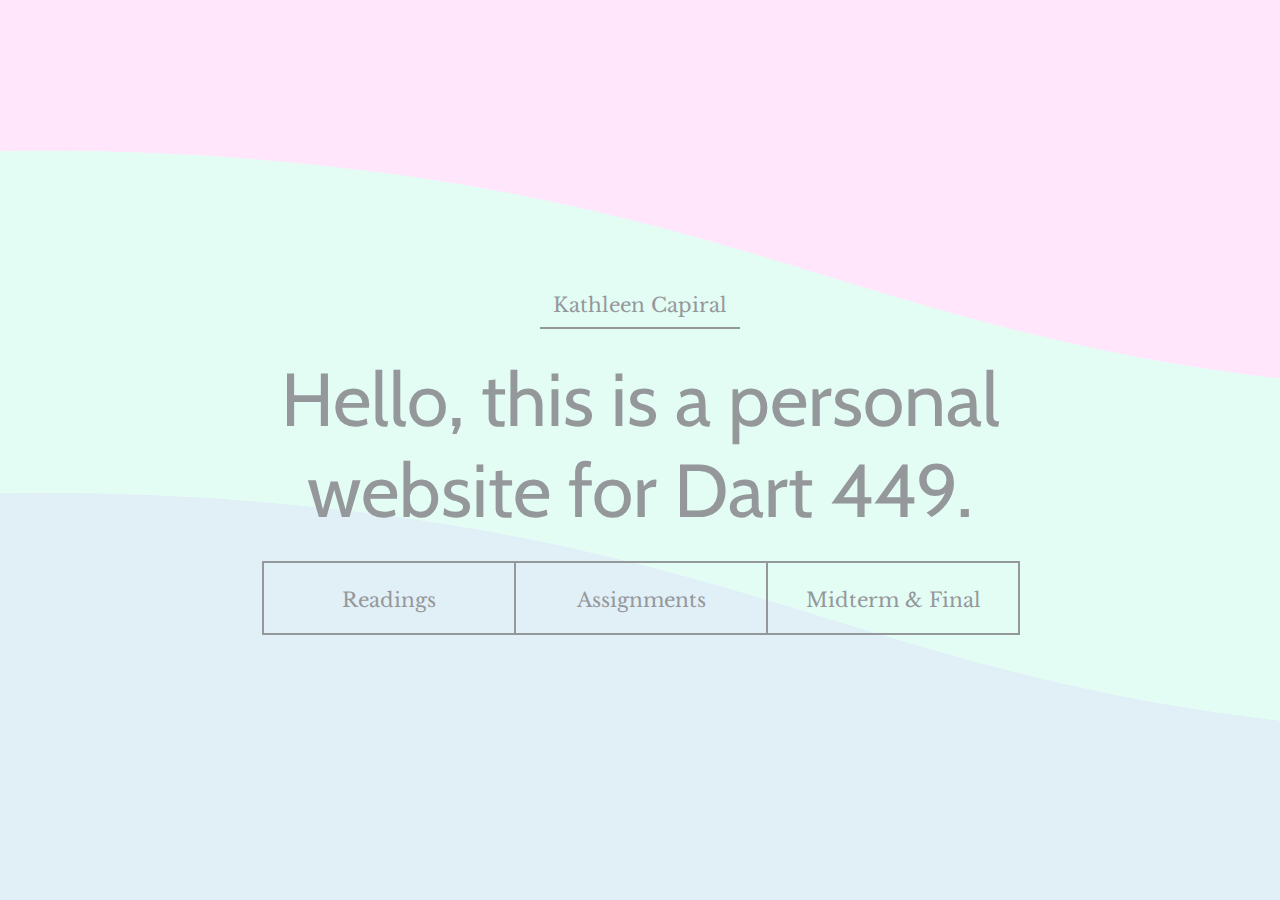
<file: index.html>
<!doctype html>
<html>
<head>
<meta charset="UTF-8">
<meta name="viewport" content="width=device-width, initial-scale=1">
<link href="css/index.css" rel="stylesheet" type="text/css">
<link href="https://fonts.googleapis.com/css?family=Cabin:700|Libre+Baskerville|Lora|Muli:800|PT+Sans:700|Rubik:700" rel="stylesheet">
<title>Personal Website</title>
</head>

<body>
	<wrapper>
	<section id="title">
		<article class="name">Kathleen Capiral</article>
		<item class="underline"></item>
	</section>
	<section id="statement">
		Hello, <br>this is a personal <br>website for <br> Dart 449.
	</section>
	<section id="nav">
		<nav-box><a class="box-1" href="html/readings.html">Readings</a></nav-box>
		<nav-box><a class="box-2" href="html/assignments.html">Assignments</a></nav-box>
		<nav-box><a class="box-3" href="html/midterm-final.html">Midterm & Final</a></nav-box>

	</section>
	</wrapper>
</body>
</html>
</file>
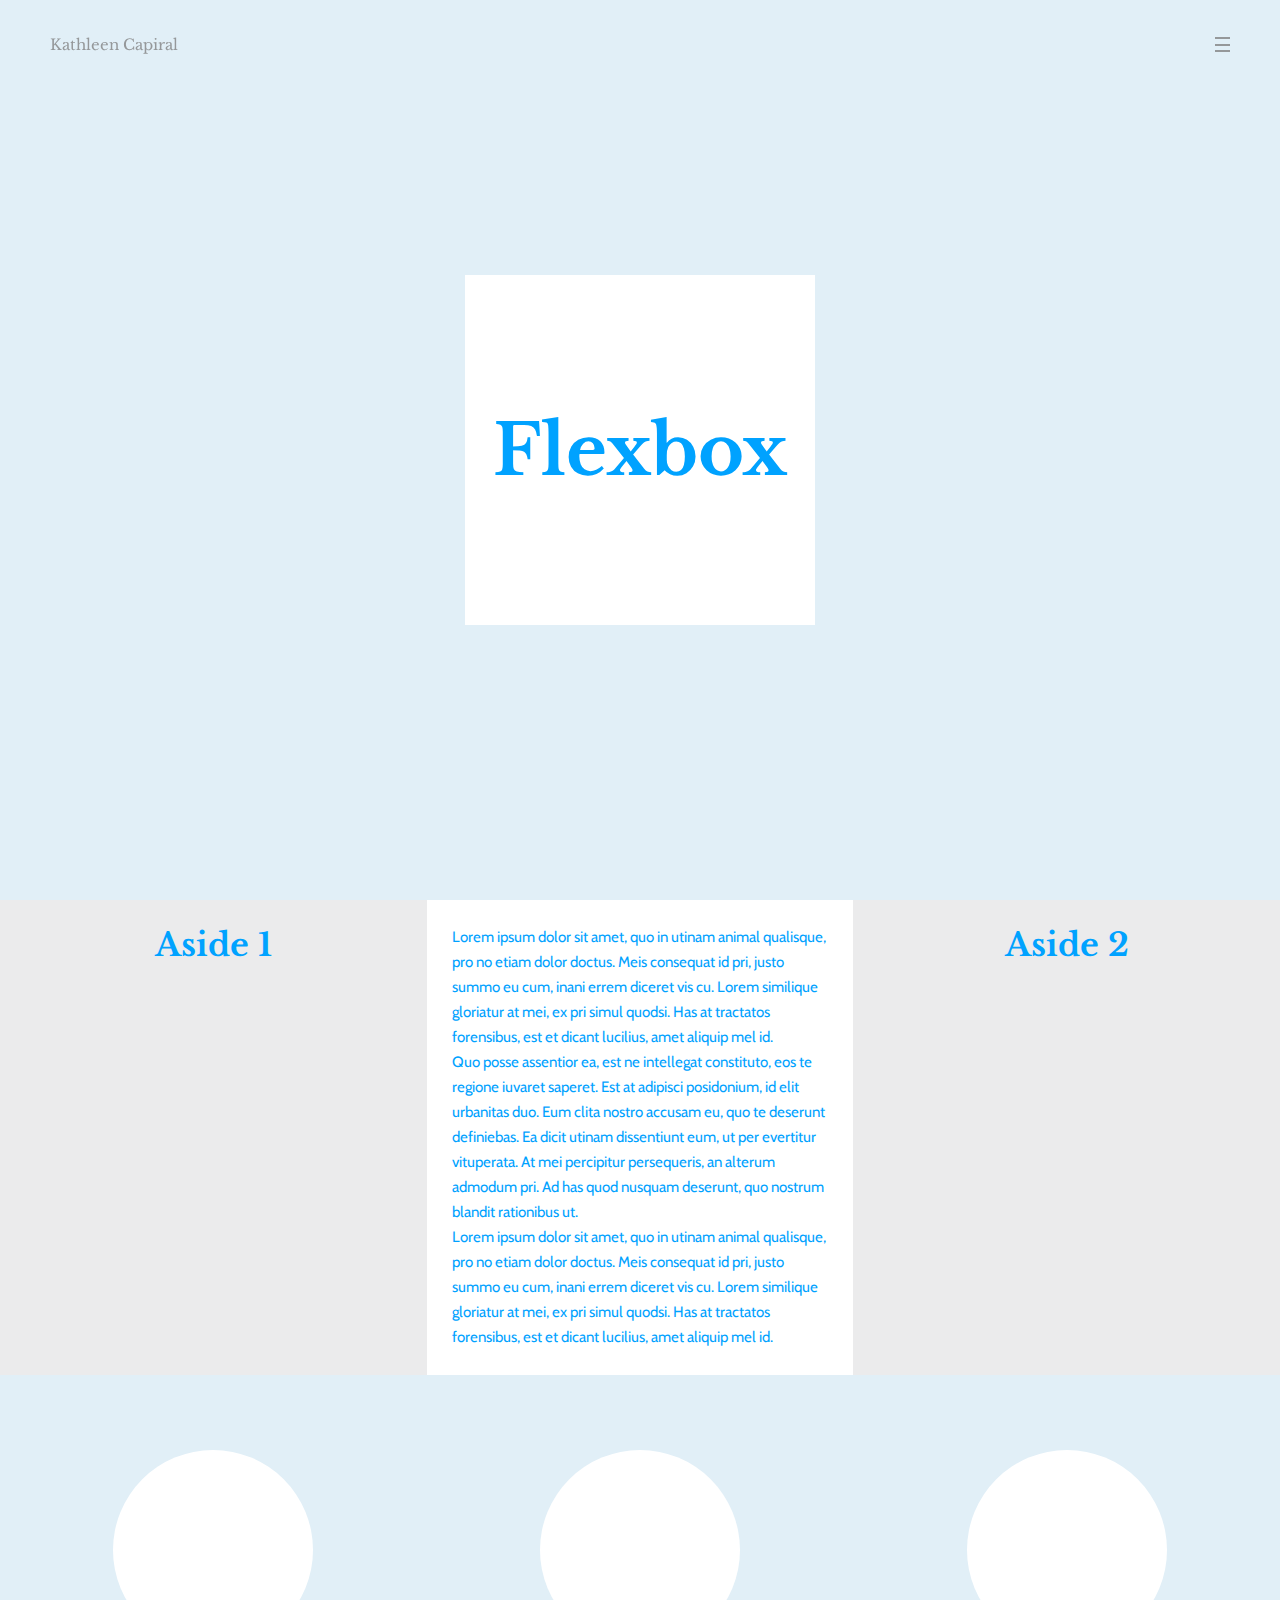
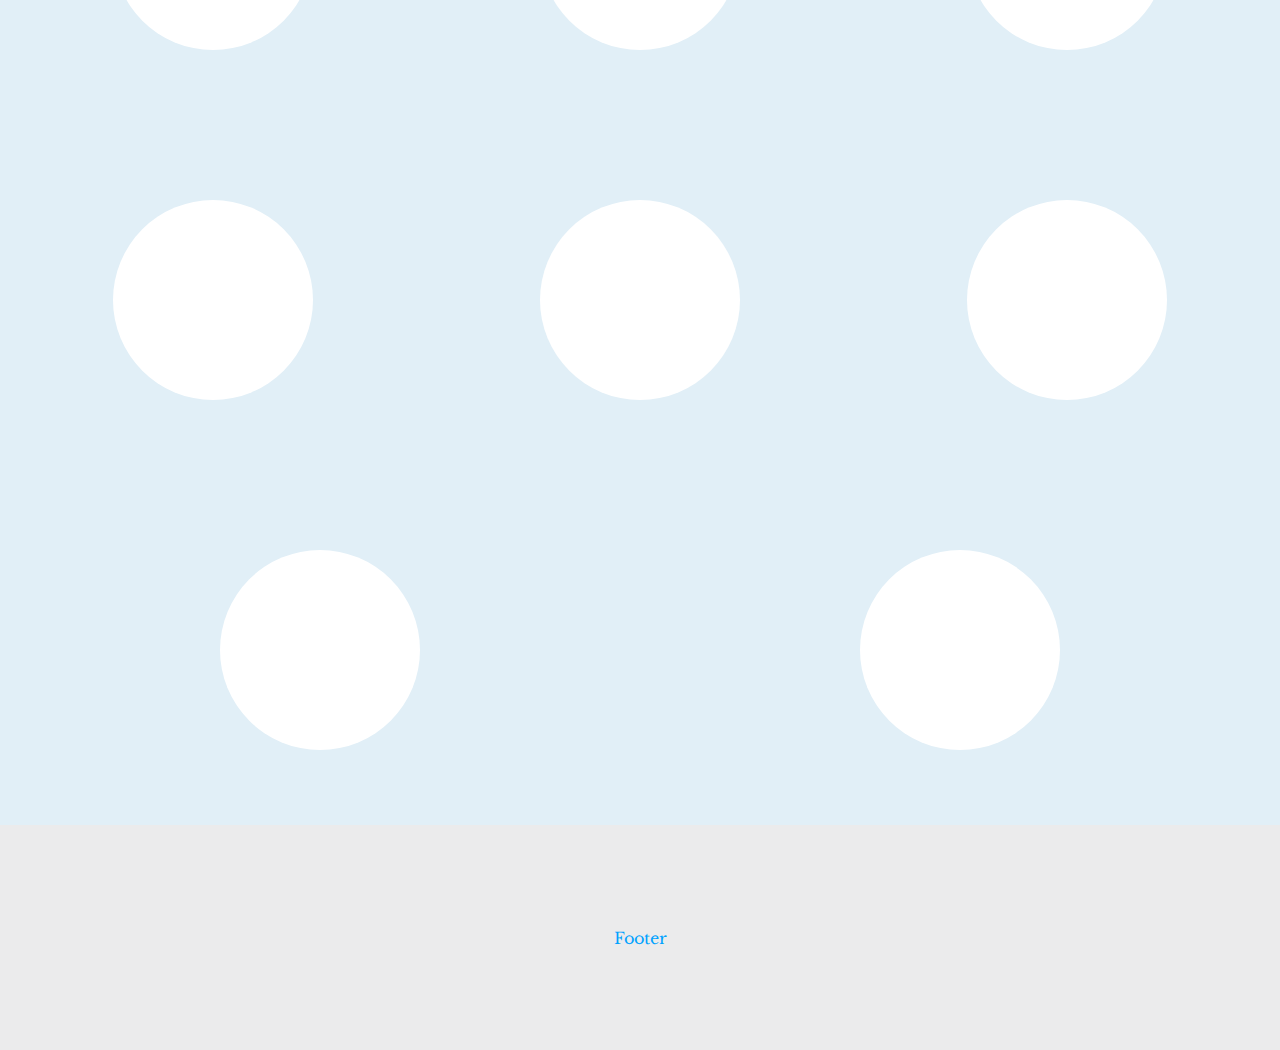
<file: html/flexbox.html>
<!doctype html>
<html>
<head>
<meta charset="UTF-8">
<meta name="viewport" content="width=device-width, initial-scale=1">
<link href="../css/flexbox.css" rel="stylesheet" type="text/css">
<link href="../css/nav.css" rel="stylesheet" type="text/css">
<link href="https://fonts.googleapis.com/css?family=Cabin:400,700|Libre+Baskerville|Lora|Muli:800|PT+Sans:700|Rubik:700" rel="stylesheet">
<title>Flexbox</title>
</head>

<body>
	<header>
		<div id="logo">
			<a href="../index.html">Kathleen Capiral</a>
		</div>
		<input id="burger" type="checkbox" />
		<label for="burger">
			<span></span>
			<span></span>
			<span></span>
		</label>
		<nav>    
		  <ul>
			<li><a href="readings.html">Readings</a></li>
			<li><a href="assignments.html">Assignments</a></li>
			<li><a href="html/midterm-final.html">Midterm & Final</a></li>
		  </ul>  
		</nav>
	</header>
	<section id="section1">
		<article id="section1-article">
			<h1>Flexbox</h1>
		</article>
	</section>	
	<section id="section2">
		<aside class="aside aside1"><h1>Aside 1</h1></aside>
		<article class="main">
			<p>Lorem ipsum dolor sit amet, quo in utinam animal qualisque, pro no etiam dolor doctus. Meis consequat id pri, justo summo eu cum, inani errem diceret vis cu. Lorem similique gloriatur at mei, ex pri simul quodsi. Has at tractatos forensibus, est et dicant lucilius, amet aliquip mel id.</p>
			
			<p>Quo posse assentior ea, est ne intellegat constituto, eos te regione iuvaret saperet. Est at adipisci posidonium, id elit urbanitas duo. Eum clita nostro accusam eu, quo te deserunt definiebas. Ea dicit utinam dissentiunt eum, ut per evertitur vituperata. At mei percipitur persequeris, an alterum admodum pri. Ad has quod nusquam deserunt, quo nostrum blandit rationibus ut.</p>
			
			<p>Lorem ipsum dolor sit amet, quo in utinam animal qualisque, pro no etiam dolor doctus. Meis consequat id pri, justo summo eu cum, inani errem diceret vis cu. Lorem similique gloriatur at mei, ex pri simul quodsi. Has at tractatos forensibus, est et dicant lucilius, amet aliquip mel id.</p>
			
			</article>		
		<aside class="aside aside2"><h1>Aside 2</h1></aside>
	</section>	
	<section id="section3">
		<section id="section3-container">
			<item class="circle"></item>
			<item class="circle"></item>
			<item class="circle"></item>
			<item class="circle"></item>
			<item class="circle"></item>
			<item class="circle"></item>
			<item class="circle"></item>
			<item class="circle"></item>
		</section>
	</section>
	<footer>
		<article id="footer-article">Footer</article>
	</footer>
</body>
</html>
</file>
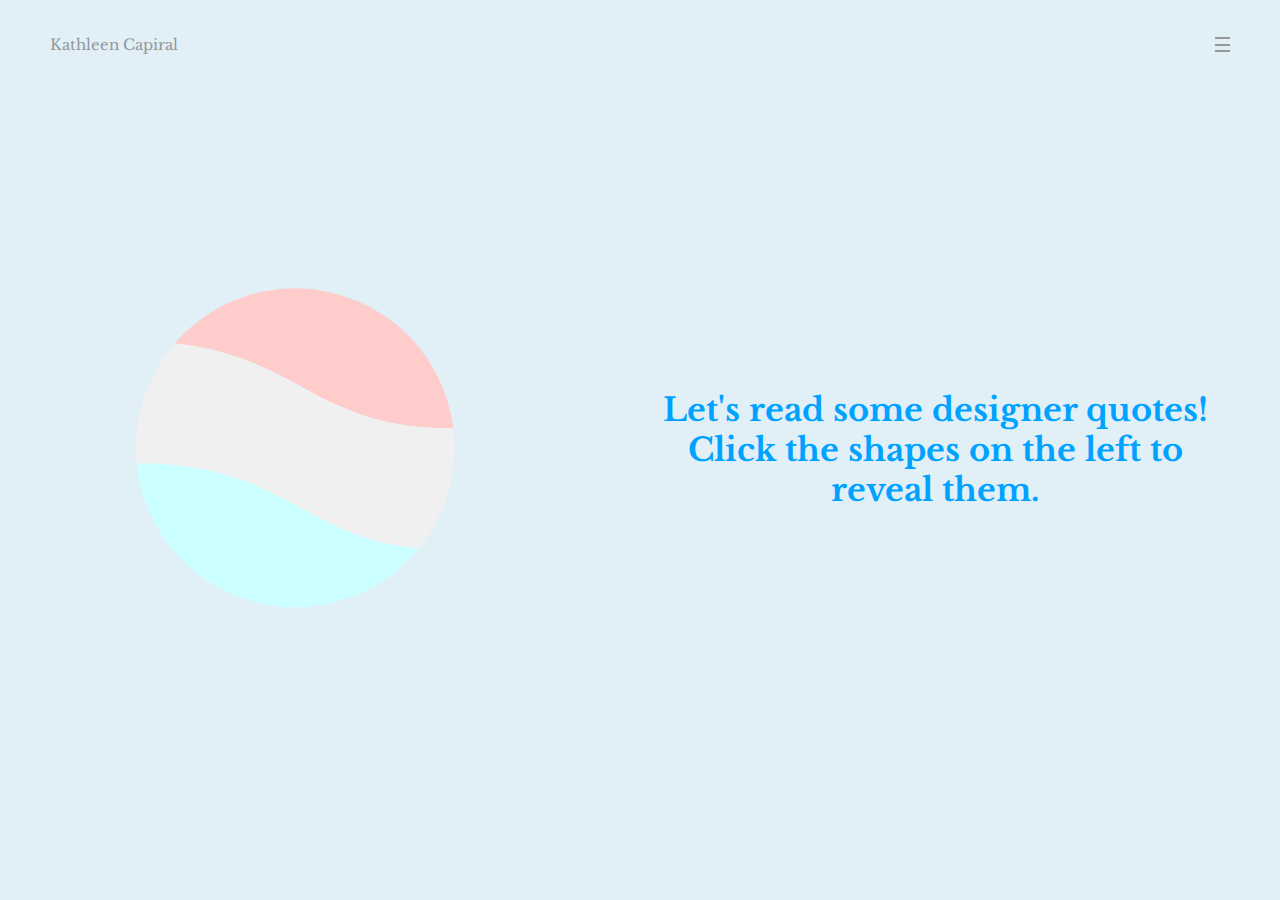
<file: html/javascript1.html>
<!doctype html>
<html>
<head>
<meta charset="UTF-8">
<meta name="viewport" content="width=device-width, initial-scale=1">
<link href="../css/javascript1.css" rel="stylesheet" type="text/css">
<link href="../css/nav.css" rel="stylesheet" type="text/css">
<link href="https://fonts.googleapis.com/css?family=Cabin:400,700|Libre+Baskerville|Lora|Muli:800|PT+Sans:700|Rubik:700" rel="stylesheet">
<title>Javascript I</title>
</head>

<body>
	<header>
		<div id="logo">
			<a href="../index.html">Kathleen Capiral</a>
		</div>
		<input id="burger" type="checkbox" />
		<label for="burger">
			<span></span>
			<span></span>
			<span></span>
		</label>
		<nav>    
		  <ul>
			<li><a href="readings.html">Readings</a></li>
			<li><a href="assignments.html">Assignments</a></li>
			<li><a href="html/midterm-final.html">Midterm & Final</a></li>
		  </ul>  
		</nav>
	</header>

<section id="mainSection">
	<aside class="aside1">
		<svg id="Layer_1" data-name="Layer 1" xmlns="http://www.w3.org/2000/svg" xmlns:xlink="http://www.w3.org/1999/xlink" viewBox="0 0 203.68 203.68">
			<title>circle</title>
			<defs><clippath id="clip-path" transform="translate(-17.59 -18.31)"><circle class="cls-1" cx="119.5" cy="120.02" r="101.5"/></clippath></defs>
			<g class="cls-2">
				<a href="#" onclick="document.getElementById('textDisplay').innerHTML = '“A designer knows he has achieved perfection not when there is nothing left to add, but when there is nothing left to take away.” - Antoine de Saint-Exupéry'"><path class="cls-3 roller" d="M221.28,18.31v89.12A174,174,0,0,1,184,104.67c-49.7-9.18-67.76-35.44-117.73-47.25a189.21,189.21,0,0,0-48.68-4.89V18.31Z" transform="translate(-17.59 -18.31)"/></a>
				<a href="#" onclick="document.getElementById('textDisplay').innerHTML = '“I want to make beautiful things, even if nobody cares, as opposed to ugly things. That’s my intent.” - Saul Bass'"><path class="cls-4 roller" d="M221.28,184.83V222H17.59V129.93a189.21,189.21,0,0,1,48.68,4.89c50,11.81,68,38.08,117.73,47.25A173.94,173.94,0,0,0,221.28,184.83Z" transform="translate(-17.59 -18.31)"/></a>
				<a href="#" onclick="document.getElementById('textDisplay').innerHTML = '“The life of a designer is a life of fight. Fight against the ugliness. Just like a doctor fights against disease. For us, the visual disease is what we have around, and what we try to do is cure it somehow with design.” - Massimo Vignelli'"><path class="cls-5 roller" d="M221.28,107.43v77.4A173.94,173.94,0,0,1,184,182.07c-49.7-9.18-67.76-35.44-117.73-47.25a189.21,189.21,0,0,0-48.68-4.89V52.53a189.21,189.21,0,0,1,48.68,4.89c50,11.81,68,38.08,117.73,47.25A174,174,0,0,0,221.28,107.43Z" transform="translate(-17.59 -18.31)"/></a>
			</g>
		</svg>
	</aside>
	<aside class="aside2">
		<h1 id="textDisplay">
			Let's read some designer quotes! Click the shapes on the left to reveal them.
		</h1>
	</aside>
</section>

</body>
</html>
</file>
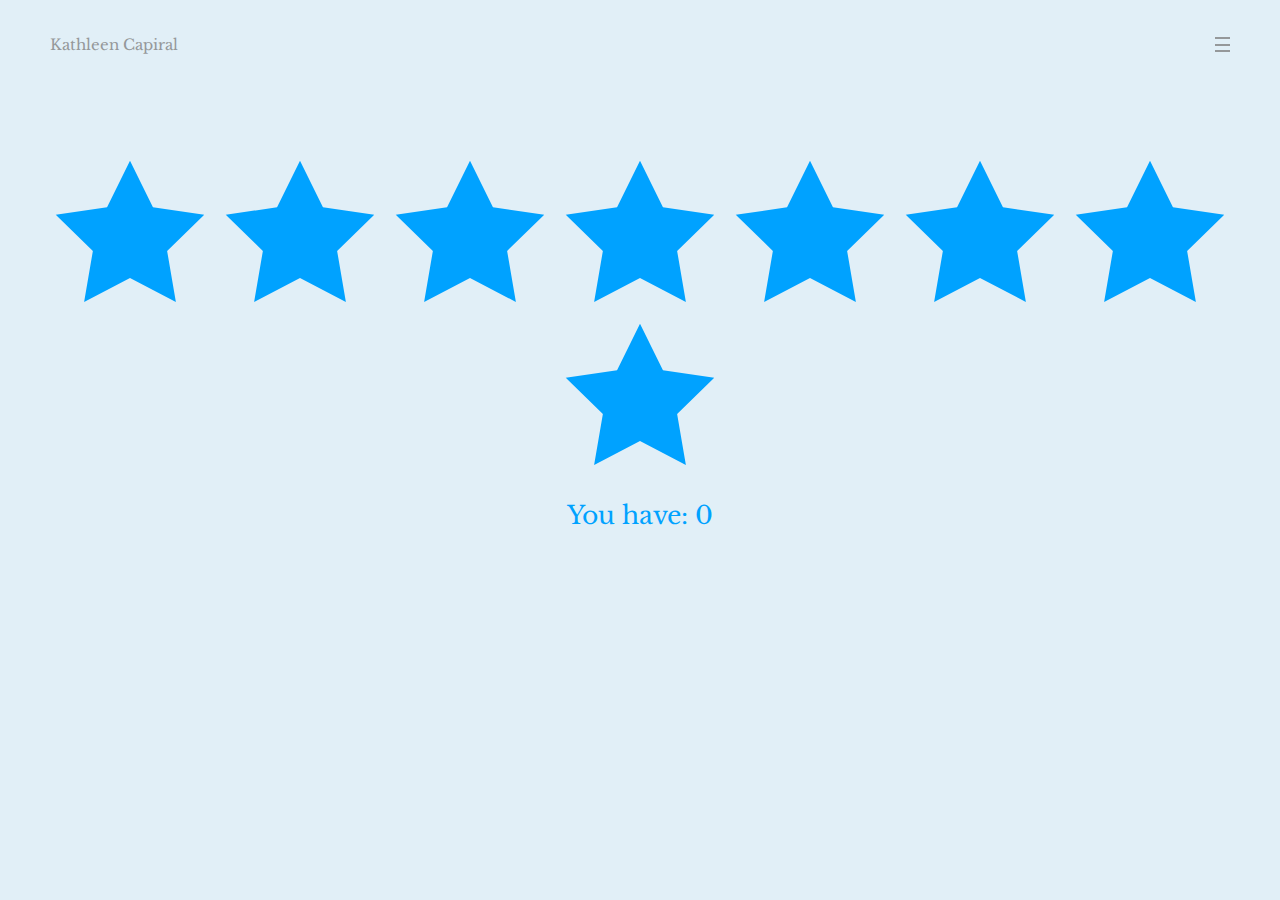
<file: html/javascript4.html>
<!doctype html>
<html>
<head>
<meta charset="UTF-8">
<meta name="viewport" content="width=device-width, initial-scale=1">
<link href="../css/javascript4.css" rel="stylesheet" type="text/css">
<link href="../css/nav.css" rel="stylesheet" type="text/css">
<link href="https://fonts.googleapis.com/css?family=Cabin:400,700|Libre+Baskerville|Lora|Muli:800|PT+Sans:700|Rubik:700" rel="stylesheet">
<title>Javascript IIII</title>
</head>

<body>
	<header>
		<div id="logo">
			<a href="../index.html">Kathleen Capiral</a>
		</div>
		<input id="burger" type="checkbox" />
		<label for="burger">
			<span></span>
			<span></span>
			<span></span>
		</label>
		<nav>    
		  <ul>
			<li><a href="readings.html">Readings</a></li>
			<li><a href="assignments.html">Assignments</a></li>
			<li><a href="html/midterm-final.html">Midterm & Final</a></li>
		  </ul>  
		</nav>
	</header>
	
<section id="mainSection">
	<section id="shapeSection" style="padding-top: 150px">
		<svg class="starButton" onclick="increasePoint(this)" data-name="Layer 1" xmlns="http://www.w3.org/2000/svg" viewBox="0 0 215.11 204.58">
			<title>star</title>
			<polygon points="107.56 169.07 41.75 203.67 54.31 130.39 1.07 78.49 74.65 67.8 107.56 1.13 140.46 67.8 214.04 78.49 160.8 130.39 173.36 203.67 107.56 169.07"/>
		</svg>
		<svg class="starButton" onclick="increasePoint(this)" data-name="Layer 1" xmlns="http://www.w3.org/2000/svg" viewBox="0 0 215.11 204.58">
			<defs>
			</defs>
			<title>star</title>
			<polygon points="107.56 169.07 41.75 203.67 54.31 130.39 1.07 78.49 74.65 67.8 107.56 1.13 140.46 67.8 214.04 78.49 160.8 130.39 173.36 203.67 107.56 169.07"/>
		</svg>
		<svg class="starButton" onclick="increasePoint(this)" data-name="Layer 1" xmlns="http://www.w3.org/2000/svg" viewBox="0 0 215.11 204.58">
			<defs>
			</defs>
			<title>star</title>
			<polygon points="107.56 169.07 41.75 203.67 54.31 130.39 1.07 78.49 74.65 67.8 107.56 1.13 140.46 67.8 214.04 78.49 160.8 130.39 173.36 203.67 107.56 169.07"/>
		</svg>
		<svg class="starButton" onclick="decreasePoint(this)" data-name="Layer 1" xmlns="http://www.w3.org/2000/svg" viewBox="0 0 215.11 204.58">
			<defs>
			</defs>
			<title>star</title>
			<polygon points="107.56 169.07 41.75 203.67 54.31 130.39 1.07 78.49 74.65 67.8 107.56 1.13 140.46 67.8 214.04 78.49 160.8 130.39 173.36 203.67 107.56 169.07"/>
		</svg>
		<svg class="starButton" onclick="increasePoint(this)" data-name="Layer 1" xmlns="http://www.w3.org/2000/svg" viewBox="0 0 215.11 204.58">
			<defs>
			</defs>
			<title>star</title>
			<polygon points="107.56 169.07 41.75 203.67 54.31 130.39 1.07 78.49 74.65 67.8 107.56 1.13 140.46 67.8 214.04 78.49 160.8 130.39 173.36 203.67 107.56 169.07"/>
		</svg>
		<svg class="starButton" onclick="increasePoint(this)" data-name="Layer 1" xmlns="http://www.w3.org/2000/svg" viewBox="0 0 215.11 204.58">
			<defs>
			</defs>
			<title>star</title>
			<polygon points="107.56 169.07 41.75 203.67 54.31 130.39 1.07 78.49 74.65 67.8 107.56 1.13 140.46 67.8 214.04 78.49 160.8 130.39 173.36 203.67 107.56 169.07"/>
		</svg>
		<svg class="starButton" onclick="decreasePoint(this)" data-name="Layer 1" xmlns="http://www.w3.org/2000/svg" viewBox="0 0 215.11 204.58">
			<defs>
			</defs>
			<title>star</title>
			<polygon points="107.56 169.07 41.75 203.67 54.31 130.39 1.07 78.49 74.65 67.8 107.56 1.13 140.46 67.8 214.04 78.49 160.8 130.39 173.36 203.67 107.56 169.07"/>
		</svg>
		<svg class="starButton" onclick="increasePoint(this)" data-name="Layer 1" xmlns="http://www.w3.org/2000/svg" viewBox="0 0 215.11 204.58">
			<defs>
			</defs>
			<title>star</title>
			<polygon points="107.56 169.07 41.75 203.67 54.31 130.39 1.07 78.49 74.65 67.8 107.56 1.13 140.46 67.8 214.04 78.49 160.8 130.39 173.36 203.67 107.56 169.07"/>
		</svg>
	</section>
	<section id="textSection">
		<div id="pointBox">You have: <span id="pointValue">0</span></div>
		<div id="winMessage">You Win!</div>
	</section>	
</section>	
	<script>
		var point = 0;
		
		function increasePoint(element) {
			if (point < 100) {
				point = point + 25;
			}
			
			document.getElementById("pointValue").innerHTML = point;
			
			if (point == 100) {
				document.getElementById("winMessage").classList.toggle("display");
			}
			
			myAnim(element);
		}
		
		function decreasePoint(element) {
			if (point > 0 ) {
				point = point - 25;	
			}
			document.getElementById("pointValue").innerHTML = point;
			
			myAnim(element);
		}
		
		function myAnim(x) {
			x.classList.toggle("animate");
		}
	</script>
</body>
</html>
</file>
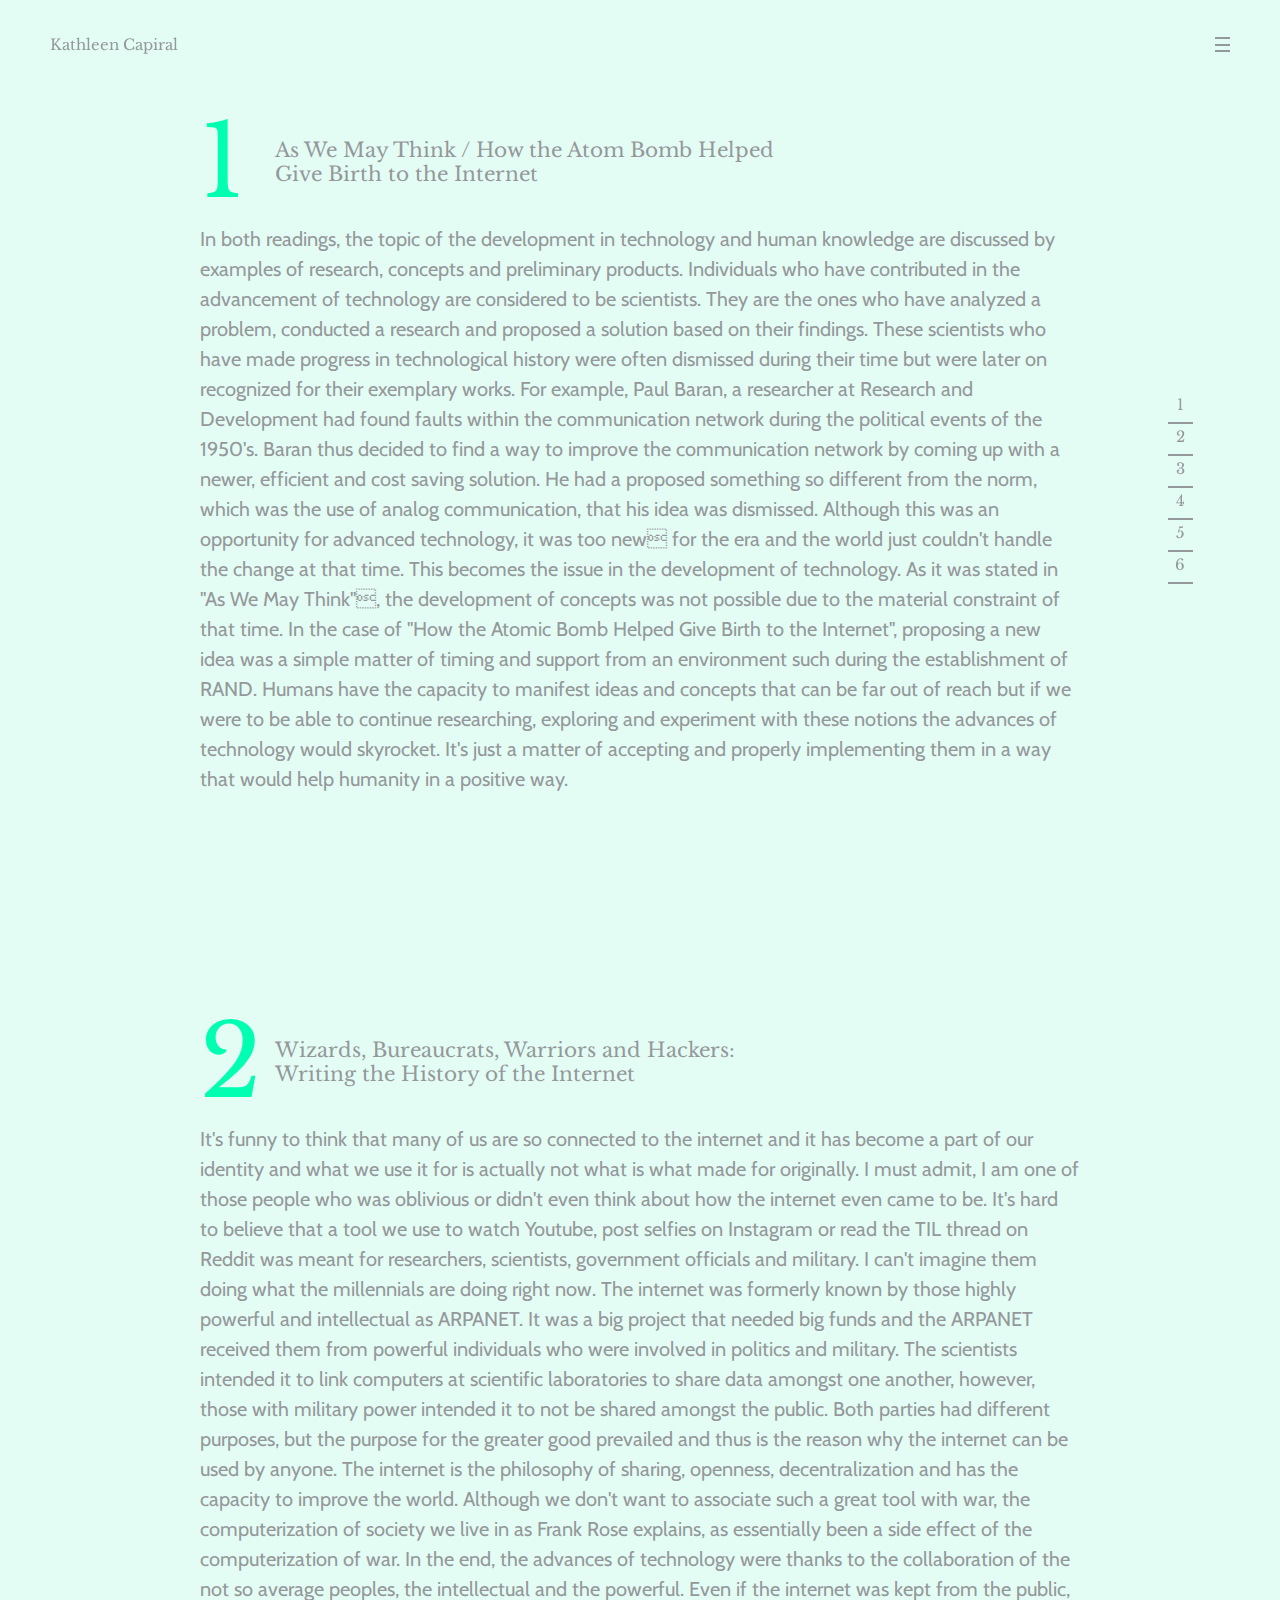
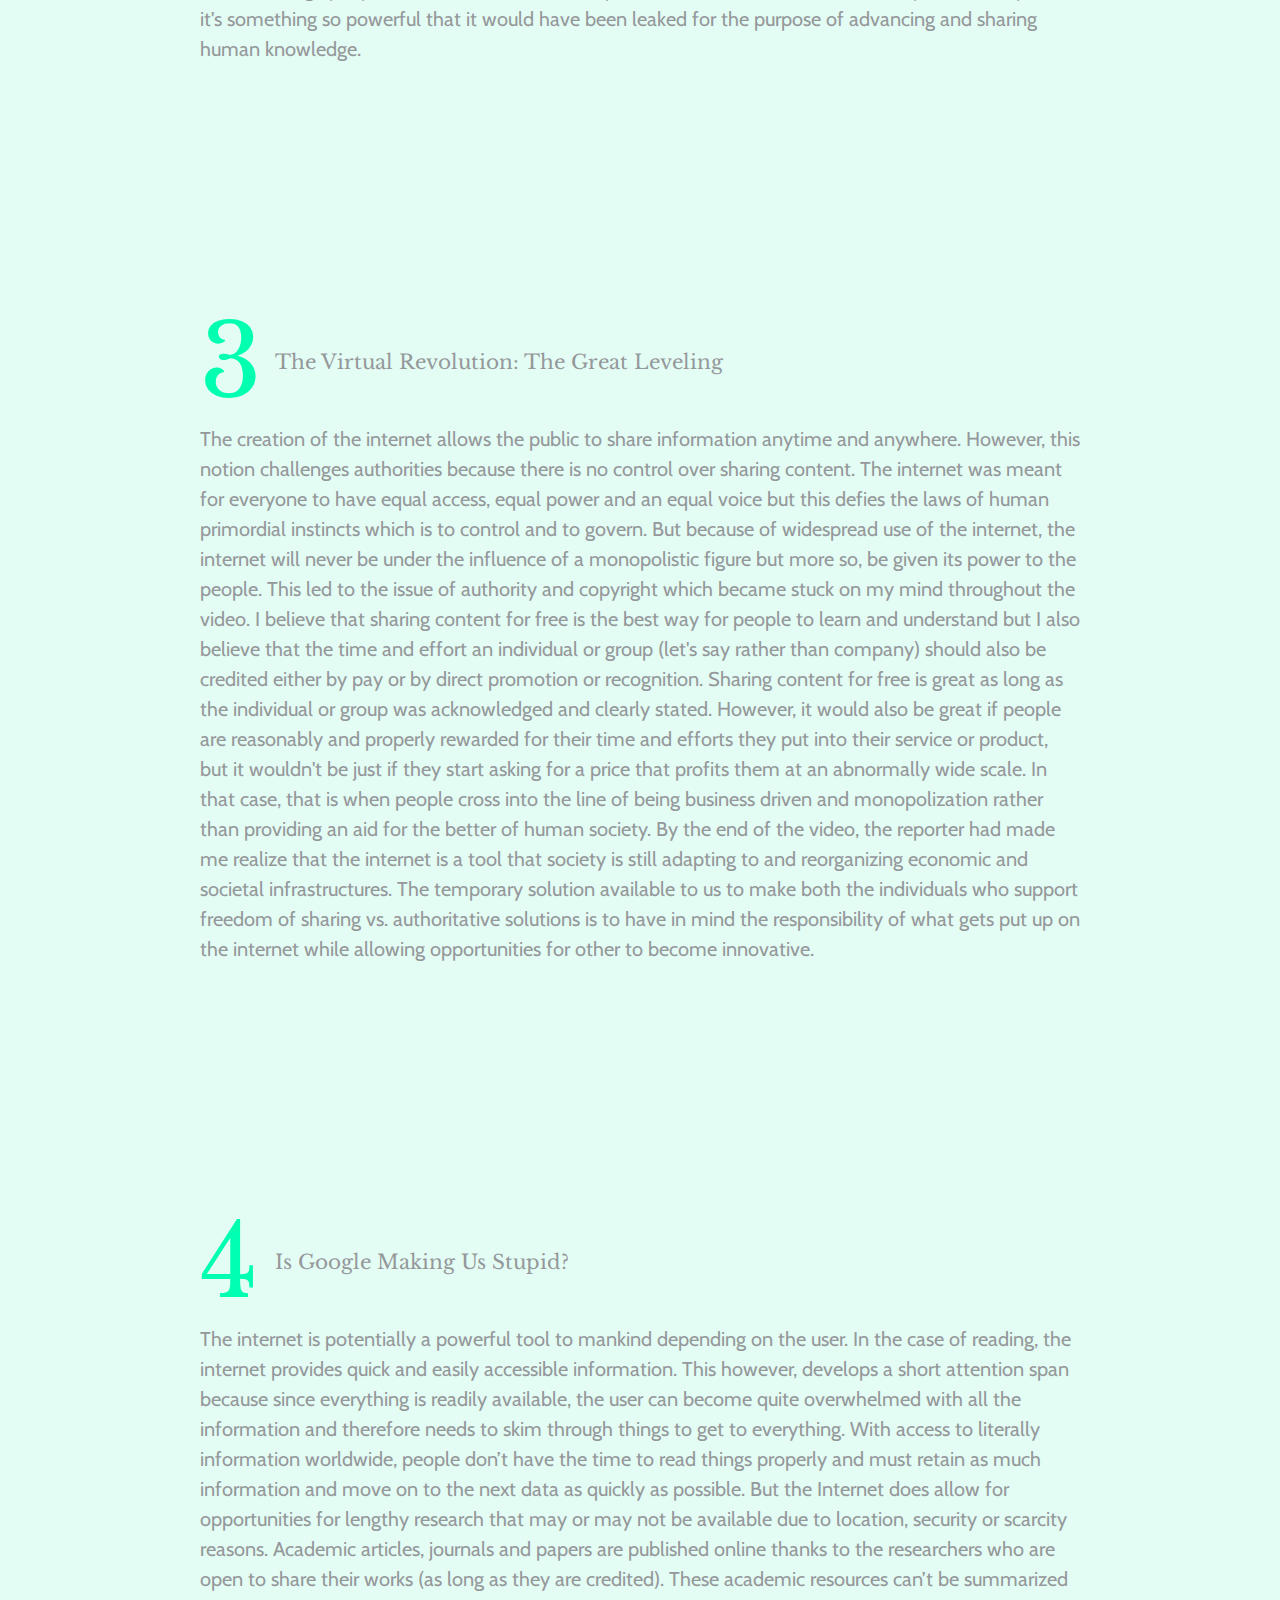
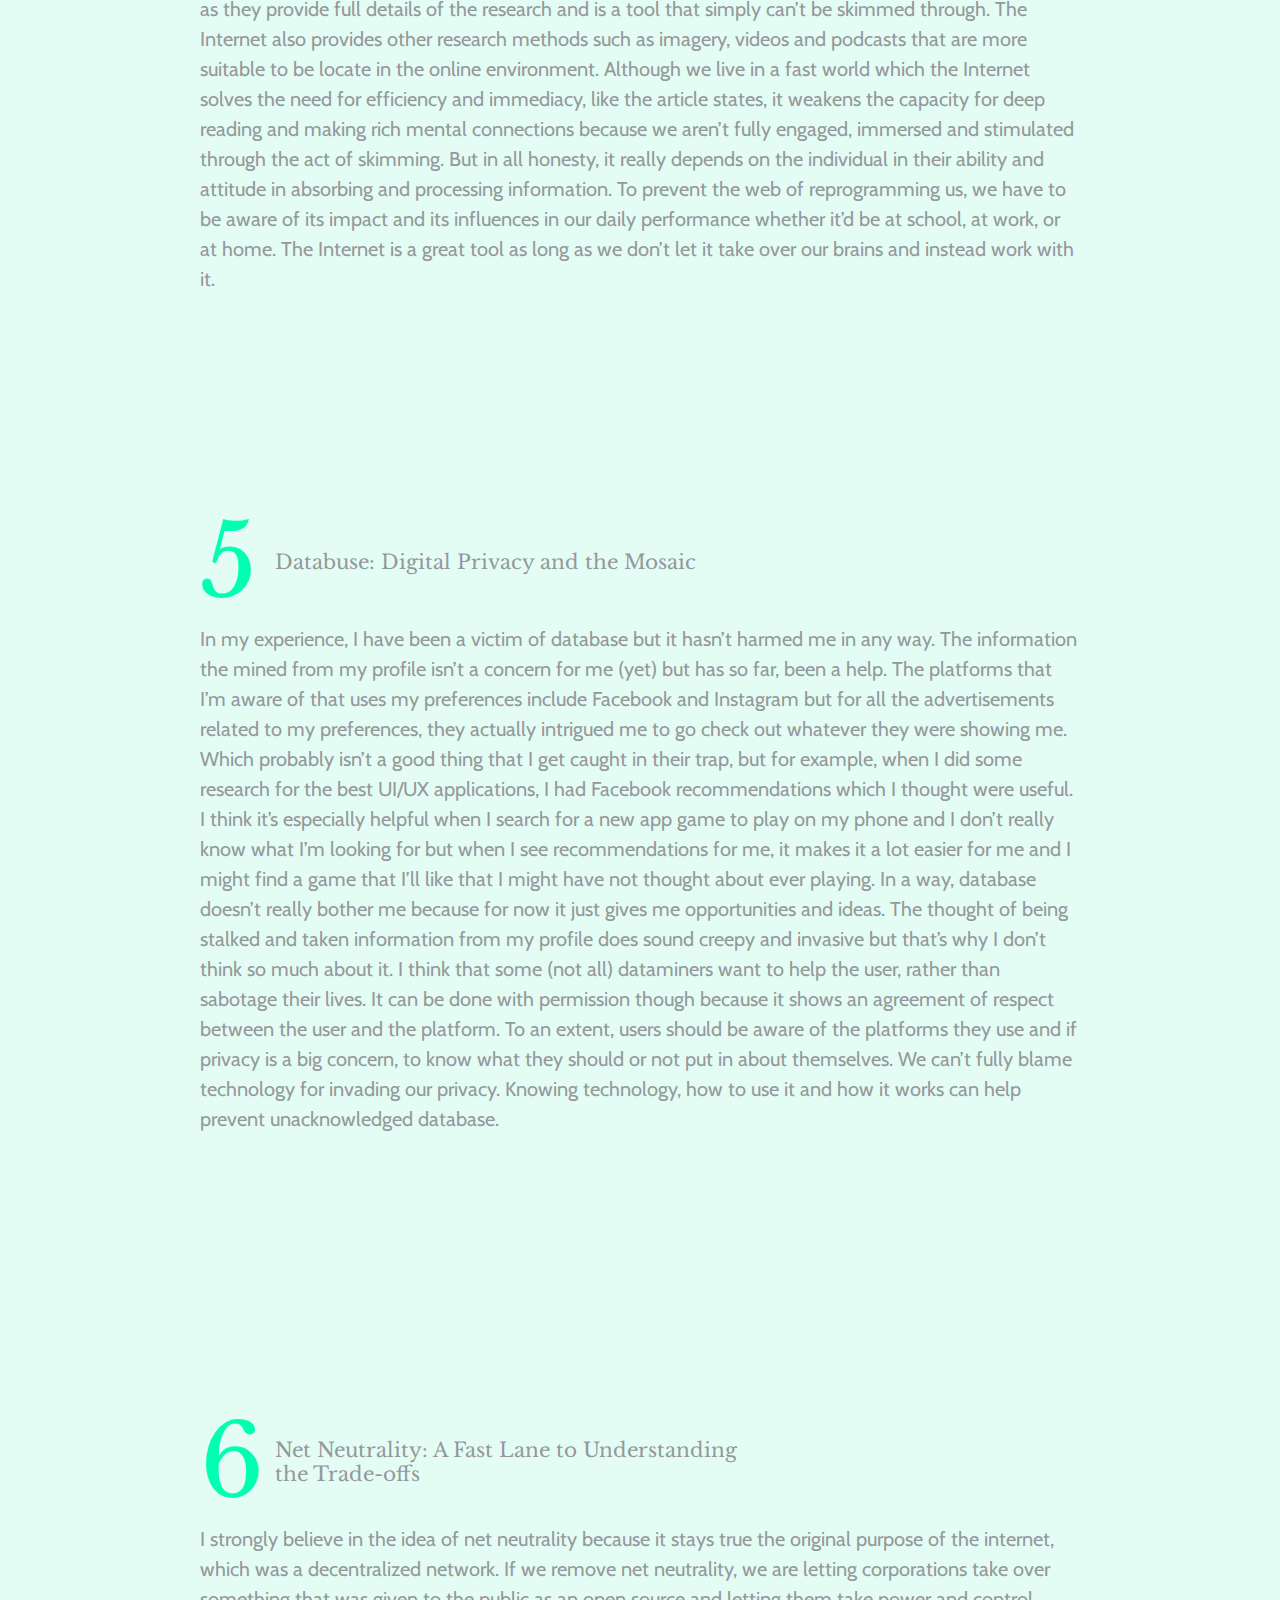
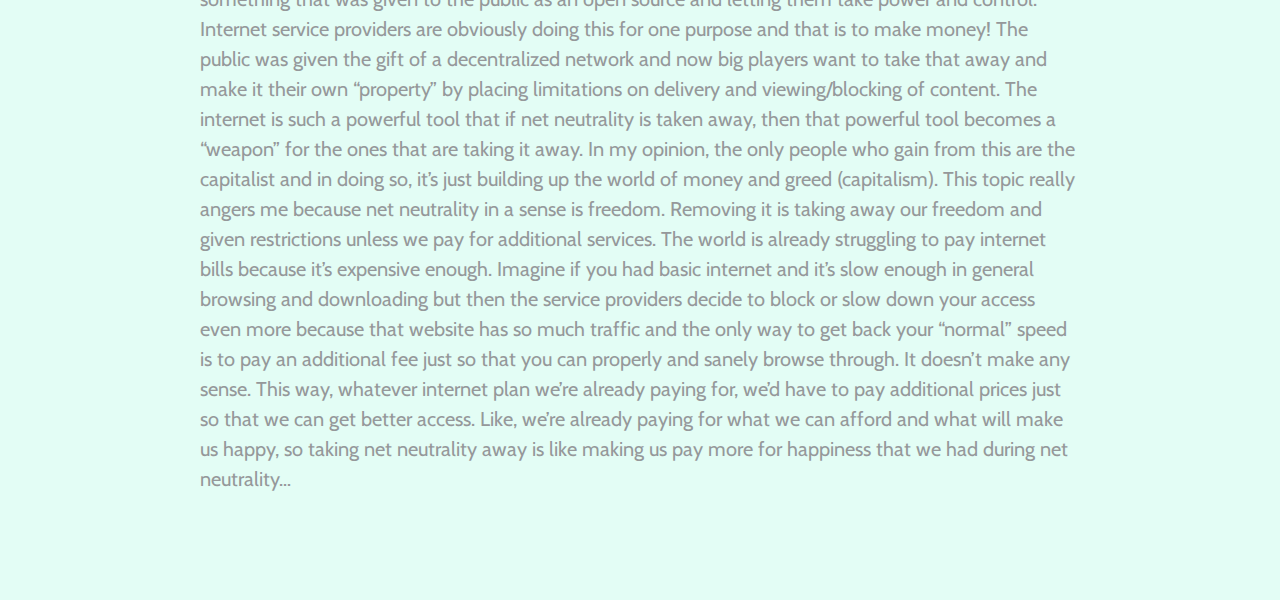
<file: html/readings.html>
<!doctype html>
<html>
<head>
<meta charset="UTF-8">
<meta name="viewport" content="width=device-width, initial-scale=1">
<link href="../css/readings.css" rel="stylesheet" type="text/css">
<link href="../css/nav.css" rel="stylesheet" type="text/css">
<link href="https://fonts.googleapis.com/css?family=Cabin:400,700|Libre+Baskerville|Lora|Muli:800|PT+Sans:700|Rubik:700" rel="stylesheet">
<title>Readings</title>
</head>

<body>
<header>
	<div id="logo"><a href="../index.html">Kathleen Capiral</a></div>

	<input id="burger" type="checkbox" />

	<label for="burger">
		<span></span>
		<span></span>
		<span></span>
	</label>

	<nav>    
	  <ul>
		<li><a href="readings.html">Readings</a></li>
		<li><a href="assignments.html">Assignments</a></li>
		<li><a href="midterm-final.html">Midterm & Final</a></li>
	  </ul>  
	</nav>
</header>
	<wrapper id="readings">
		<div id="reading1" class="container">
			<section class="title" id="section1">
				<div class="number">1</div>
				<div class="title-text">
					As We May Think / How the Atom Bomb Helped Give Birth to the Internet
				</div>
			</section>
			<section class="article">
				In both readings, the topic of the development in technology and human knowledge are discussed by examples of research, concepts and preliminary products. Individuals who have contributed in the advancement of technology are considered to be scientists. They are the ones who have analyzed a problem, conducted a research and proposed a solution based on their findings. These scientists who have made progress in technological history were often dismissed during their time but were later on recognized for their exemplary works. For example, Paul Baran, a researcher at Research and Development had found faults within the communication network during the political events of the 1950's. Baran thus decided to find a way to improve the communication network by coming up with a newer, efficient and cost saving solution. He had a proposed something so different from the norm, which was the use of analog communication, that his idea was dismissed. Although this was an opportunity for advanced technology, it was too new for the era and the world just couldn't handle the change at that time. This becomes the issue in the development of technology. As it was stated in "As We May Think", the development of concepts was not possible due to the material constraint of that time. In the case of "How the Atomic Bomb Helped Give Birth to the Internet", proposing a new idea was a simple matter of timing and support from an environment such during the establishment of RAND. Humans have the capacity to manifest ideas and concepts that can be far out of reach but if we were to be able to continue researching, exploring and experiment with these notions the advances of technology would skyrocket. It's just a matter of accepting and properly implementing them in a way that would help humanity in a positive way.
			</section>
		</div>
		<div id="reading2" class="container">
			<section class="title" id="section2">
				<div class="number">2</div>
				<div class="title-text">
					Wizards, Bureaucrats, Warriors and Hackers: Writing the History of the Internet
				</div>
			</section>
			<section class="article">
				It's funny to think that many of us are so connected to the internet and it has become a part of our identity and what we use it for is actually not what is what made for originally. I must admit, I am one of those people who was oblivious or didn't even think about how the internet even came to be.

				It's hard to believe that a tool we use to watch Youtube, post selfies on Instagram or read the TIL thread on Reddit was meant for researchers, scientists, government officials and military. I can't imagine them doing what the millennials are doing right now. The internet was formerly known by those highly powerful and intellectual as ARPANET. It was a big project that needed big funds and the ARPANET received them from powerful individuals who were involved in politics and military. The scientists intended it to link computers at scientific laboratories to share data amongst one another, however, those with military power intended it to not be shared amongst the public. Both parties had different purposes, but the purpose for the greater good prevailed and thus is the reason why the internet can be used by anyone. The internet is the philosophy of sharing, openness, decentralization and has the capacity to improve the world.

				Although we don't want to associate such a great tool with war, the computerization of society we live in as Frank Rose explains, as essentially been a side effect of the computerization of war. In the end, the advances of technology were thanks to the collaboration of the not so average peoples, the intellectual and the powerful. Even if the internet was kept from the public, it's something so powerful that it would have been leaked for the purpose of advancing and sharing human knowledge.

			</section>
		</div>
		<div id="reading3" class="container">
			<section class="title" id="section3">
				<div class="number">3</div>
				<div class="title-text">
					The Virtual Revolution: The Great Leveling
				</div>
			</section>
			<section class="article">
				The creation of the internet allows the public to share information anytime and anywhere. However, this notion challenges authorities because there is no control over sharing content. The internet was meant for everyone to have equal access, equal power and an equal voice but this defies the laws of human primordial instincts which is to control and to govern. But because of widespread use of the internet, the internet will never be under the influence of a monopolistic figure but more so, be given its power to the people. This led to the issue of authority and copyright which became stuck on my mind throughout the video. I believe that sharing content for free is the best way for people to learn and understand but I also believe that the time and effort an individual or group (let's say rather than company) should also be credited either by pay or by direct promotion or recognition.
				
				Sharing content for free is great as long as the individual or group was acknowledged and clearly stated. However, it would also be great if people are reasonably and properly rewarded for their time and efforts they put into their service or product, but it wouldn't be just if they start asking for a price that profits them at an abnormally wide scale. In that case, that is when people cross into the line of being business driven and monopolization rather than providing an aid for the better of human society. By the end of the video, the reporter had made me realize that the internet is a tool that society is still adapting to and reorganizing economic and societal infrastructures. The temporary solution available to us to make both the individuals who support freedom of sharing vs. authoritative solutions is to have in mind the responsibility of what gets put up on the internet while allowing opportunities for other to become innovative. 

			</section>
		</div>
		<div id="reading4" class="container">
			<section class="title" id="section4">
				<div class="number">4</div>
				<div class="title-text">
					Is Google Making Us Stupid?
				</div>
			</section>
			<section class="article">
				The internet is potentially a powerful tool to mankind depending on the user. In the case of reading, the internet provides quick and easily accessible information. This however, develops a short attention span because since everything is readily available, the user can become quite overwhelmed with all the information and therefore needs to skim through things to get to everything. With access to literally information worldwide, people don’t have the time to read things properly and must retain as much information and move on to the next data as quickly as possible. But the Internet does allow for opportunities for lengthy research that may or may not be available due to location, security or scarcity reasons. Academic articles, journals and papers are published online thanks to the researchers who are open to share their works (as long as they are credited). These academic resources can’t be summarized as they provide full details of the research and is a tool that simply can’t be skimmed through. The Internet also provides other research methods such as imagery, videos and podcasts that are more suitable to be locate in the online environment. Although we live in a fast world which the Internet solves the need for efficiency and immediacy, like the article states, it weakens the capacity for deep reading and making rich mental connections because we aren’t fully engaged, immersed and stimulated through the act of skimming. But in all honesty, it really depends on the individual in their ability and attitude in absorbing and processing information. To prevent the web of reprogramming us, we have to be aware of its impact and its influences in our daily performance whether it’d be at school, at work, or at home. The Internet is a great tool as long as we don’t let it take over our brains and instead work with it.
			</section>
		</div>
		<div id="reading5" class="container">
			<section class="title" id="section5">
				<div class="number">5</div>
				<div class="title-text">
					Databuse: Digital Privacy and the Mosaic
				</div>
			</section>
			<section class="article">
				In my experience, I have been a victim of database but it hasn’t harmed me in any way. The information the mined from my profile isn’t a concern for me (yet) but has so far, been a help. The platforms that I’m aware of that uses my preferences include Facebook and Instagram but for all the advertisements related to my preferences, they actually intrigued me to go check out whatever they were showing me. Which probably isn’t a good thing that I get caught in their trap, but for example, when I did some research for the best UI/UX applications, I had Facebook recommendations which I thought were useful. I think it’s especially helpful when I search for a new app game to play on my phone and I don’t really know what I’m looking for but when I see recommendations for me, it makes it a lot easier for me and I might find a game that I’ll like that I might have not thought about ever playing. In a way, database doesn’t really bother me because for now it just gives me opportunities and ideas. The thought of being stalked and taken information from my profile does sound creepy and invasive but that’s why I don’t think so much about it. I think that some (not all) dataminers want to help the user, rather than sabotage their lives. It can be done with permission though because it shows an agreement of respect between the user and the platform. To an extent, users should be aware of the platforms they use and if privacy is a big concern, to know what they should or not put in about themselves. We can’t fully blame technology for invading our privacy. Knowing technology, how to use it and how it works can help prevent unacknowledged database.
			</section>
		</div>
		<div id="reading6" class="container">
			<section class="title" id="section6">
				<div class="number">6</div>
				<div class="title-text">
					Net Neutrality:  A Fast Lane to Understanding the Trade-offs
				</div>
			</section>
			<section class="article">
				I strongly believe in the idea of net neutrality because it stays true the original purpose of the internet, which was a decentralized network. If we remove net neutrality, we are letting corporations take over something that was given to the public as an open source and letting them take power and control. Internet service providers are obviously doing this for one purpose and that is to make money! The public was given the gift of a decentralized network and now big players want to take that away and make it their own “property” by placing limitations on delivery and viewing/blocking of content. The internet is such a powerful tool that if net neutrality is taken away, then that powerful tool becomes a “weapon” for the ones that are taking it away. In my opinion, the only people who gain from this are the capitalist and in doing so, it’s just building up the world of money and greed (capitalism). This topic really angers me because net neutrality in a sense is freedom. Removing it is taking away our freedom and given restrictions unless we pay for additional services. The world is already struggling to pay internet bills because it’s expensive enough. Imagine if you had basic internet and it’s slow enough in general browsing and downloading but then the service providers decide to block or slow down your access even more because that website has so much traffic and the only way to get back your “normal” speed is to pay an additional fee just so that you can properly and sanely browse through. It doesn’t make any sense. This way, whatever internet plan we’re already paying for, we’d have to pay additional prices just so that we can get better access. Like, we’re already paying for what we can afford and what will make us happy, so taking net neutrality away is like making us pay more for happiness that we had during net neutrality… 
			</section>
		</div>
		<div id="sidenav-container">
			<section id="sidenav">
				<a href="#reading1">1</a>
					<item class="underline"></item>
				<a href="#reading2">2</a>
					<item class="underline"></item>
				<a href="#reading3">3</a>
					<item class="underline"></item>
				<a href="#reading4">4</a>
					<item class="underline"></item>
				<a href="#reading5">5</a>
					<item class="underline"></item>
				<a href="#reading6">6</a>
					<item class="underline"></item>
<!--
				<a href="#reading4">4</a>
					<item class="underline"></item>
-->
<!--
				<a href="#">5</a>
					<item class="underline"></item>
				<a href="#">6</a>
					<item class="underline"></item>
				<a href="#">7</a>
					<item class="underline"></item>
				<a href="#">8</a>
					<item class="underline"></item>
				<a href="#">9</a>
					<item class="underline"></item>
				<a href="#">1o</a>
					<item class="underline"></item>
-->
			</section>
		</div>
	</wrapper>
</body>
</html>
</file>
<file: css/index.css>
@charset "UTF-8";
/* CSS Document */

* {
	margin: 0;
}

section {
	display: flex;
}

body, html {
	height: 100%;
	box-sizing: border-box;
/*	background-image: linear-gradient(-225deg, #E3FDF5 0%, #FFE6FA 100%);*/
	background-image:url(../Other/bg.svg);
  -webkit-background-size: cover;
  -moz-background-size: cover;
  -o-background-size: cover;
  background-size: cover;
}

wrapper {
	height: 100%;
	padding: 0 25px 0 25px;
	box-sizing: border-box;
	display: flex;
	flex-direction: column;
	justify-content: center;
	margin: 0 auto;
}

#title {
	display: flex;
	flex-direction: column;
	justify-content: center;
	align-items: center;
	margin-bottom: 25px;
}

.name {
	color: #95989A;
	font-size: 20px;
	font-family: 'Libre Baskerville', serif;
	text-align: center;
/*	border-bottom: 2px solid #95989A;*/
}

.underline {
	display: block;
	width: 200px;
	height: 2px;
	margin-top: 10px;
	background: #95989A;
}

#statement {
/*	margin-bottom: 25px;*/
	color: #95989A;
	font-size: 40px;
	font-family: 'Cabin', sans-serif;
	justify-content: center;
	text-align: center;
}

#nav {
	color: #95989A;
	font-size: 20px;
	font-family: 'Libre Baskerville', serif;
	display: flex;
	flex-direction: column;
	align-items: center;
}

nav-box {
	margin-bottom: 2px;
	padding: 25px 0 25px 0;
/*	width: 400px;*/
	height: 20px;
	text-align: center;	
}

a {
	margin: 0 auto;
	padding: 25px;
	border-style: solid;
	border-width: 2px;
	display: block;
	width: 200px;
	height: 20px;
}

a:link {
	color: #95989A;
	text-decoration: none;
}

a:visited {
	color: #95989A;
	text-decoration: none;
}

a:hover {
	text-decoration: none;
}

a.box-1:hover {
	color: #00FFB1;
	background-color: #E3FDF5;
}

a.box-2:hover {
	color: #00A2FF;
	background-color: #E1EFF7;
}

a.box-3:hover {
	color: #FF00CC;
	background-color: #FFE6FA;
}

a:active {
	color: #95989A;
}

@media only screen and (min-width: 1025px) {
	
	wrapper {display: flex;	width: 800px; justify-content: center; align-content: center;}
	
	#statement {font-size: 75px;}
	
	#nav {display: flex; flex-direction: row; align-items: center; justify-content: center;}
	
	nav-box {margin-right: -2px;}
	
	br {display: none;}
}
</file>
<file: css/flexbox.css>
@charset "UTF-8";
/* CSS Document */

* {
	margin: 0;
}

header {
	z-index: 100;
	width: 100%;
	height: 75px;
	position: fixed;
	background: #E1EFF7;
}

h1 {
	font-family: 'Libre Baskerville', serif;
	color: #00A2FF;
	display: block;
}

section {
	width: 100%;
	height: 100vh;
	display: flex;
}

#section1 {
	background: #E1EFF7;
	justify-content: center;
	align-items: center;
}

#section1-article {
	width: 150px;
	height: 150px;
	background: #FFFFFF;
	text-align: center;
	display: flex;
	justify-content: center;
	align-items: center;
	font-size: 20px;
}

#section2 {
	display: -webkit-flex;
    display: flex;
    -webkit-flex-flow: row wrap;
    flex-flow: row wrap;
    text-align: center;
	height: 100%;
}

.main {
/*	width: 100%;*/
	padding: 25px;
	font-size: 15px;
	font-family: 'Cabin', sans-serif;
	line-height: 25px;
	text-align: left;
	background: #FFFFFF;
	color: #00A2FF;
	order: 1;
}

.aside1 {
	background: #EBEBEC;
/*	flex: 1 100%;*/
	width: 100%;
	padding: 25px;
	order: 2;
}

.aside2 {
	background: #EBEBEC;
/*	flex: 1 100%;*/
	width: 100%;
	padding: 25px;
	order: 3;
}

#section3 {
	flex-grow: 1;
	flex-wrap: wrap;
	display: flex;
	flex-direction: row;
	align-items: center;
	justify-content: space-around;
	background: #E1EFF7;
	height: 100%;
}

#section3-container {
	-webkit-flex-wrap: wrap;
  	flex-wrap: wrap;
	justify-content: space-around;
	flex-direction: row;
	flex-grow: 1;
	height: 100%;
}

.circle {
	width: 200px;
	height: 200px;
	background-color: #FFFFFF;
	border-radius: 100%;
	margin: 25px;
}

footer {
	justify-content: center;
	align-items: center;
	font-family: 'Libre Baskerville', serif;
	color: #00A2FF;
	order: 4;
}

#footer-article {
	height: 25vh;
	background: #EBEBEC;
	text-align: center;
	display: flex;
	justify-content: center;
	align-items: center;
}

a:link {
	color: #95989A;
	text-decoration: none;
}

a:visited {
	color: #95989A;
	text-decoration: none;
}

a:hover {
	text-decoration: none;
	color: #00A2FF;
}

a:active {
	color: #95989A;
}

@media only screen and (min-width: 481px) {
	.aside1 { order: 2; } 
    .main   { order: 1; }
    .aside2 { order: 3; }
	footer  { order: 4; }
	
	.aside { flex: 2 0px; }
	
	#section1-article {width: 250px; height: 250px; font-size: 25px;}
}

@media only screen and (min-width: 1025px) {
    .aside1 { order: 1; } 
    .main   { order: 2; }
    .aside2 { order: 3; }
	footer  { order: 4; }
	.circle { margin: 75px; }
	
	.aside1 {flex: 1 0px}
	.aside2 {flex: 1 0px}
	.main {flex: 1 0px; }
	
	#section1-article {width: 350px; height: 350px; font-size: 35px;}
}
</file>
<file: css/nav.css>
@charset "UTF-8";
/* CSS Document */

#logo {
	position: fixed;
	top: 35px;
	left: 50px;
	z-index: 6;
	font-size: 15px;
	color: #95989A;
	font-family: 'Libre Baskerville', serif;
}

h1 > span {
	text-transform: none;
	opacity: .5;
	font-weight: 300;
	font-size: 12px;
}

#burger {
	display: none;
}
    
label {
	position: fixed;
	top: 35px;
	right: 50px;
	height: 20px;
	width: 15px; 
	z-index: 5;
	cursor: pointer;
}

label span {
	position: absolute;
	width: 100%;
	height: 2px;
	top: 50%;
	margin-top: -1px;
	left: 0;
	display: block;
	background: #95989A;
	transition: .5s;
}

label span:first-child {
	top: 3px; 
}

label span:last-child {
	top: 16px; 
}      

label:hover {
	cursor: pointer;
}

input:checked + label span { 
	opacity: 0;
	top: 50%;
}

input:checked + label span:first-child {
	opacity: 1;
	transform: rotate(405deg);
}
input:checked + label span:last-child {
	opacity: 1;
	transform: rotate(-405deg);
}

input ~ nav {
	position: fixed;
	top: 0;
	left: 0;
	width: 100%;
	height: 75px;
	z-index: 3;
	transition: .5s;
	transition-delay: 0s;
	overflow: hidden;
}
  
input ~ nav > ul {
	text-align: center;
	position: absolute;
	height: 100vh;
	width: 100vw;
	display: flex;
	flex-direction: column;
	align-content: center;
	justify-content: center;
	padding: 0;
}

input ~ nav > ul > li {
	opacity: 0;
	transition: 2.5s;
	transition-delay: 0s;
	list-style: none;
}

input ~ nav > ul > li > a {
	text-decoration: none;
	color: #020304;
	font-family: 'Libre Baskerville', serif;
	font-size: 35px;
	display: block;
	padding: 25px;
}
        

input:checked ~ nav { 
	height: 100%;
	transition-delay: 0s;
	transition: .5s;
	background: red; /* For browsers that do not support gradients */
	background: -webkit-linear-gradient(left top, #E3FDF5, #FFE6FA); /* For Safari 5.1 to 6.0 */
	background: -o-linear-gradient(bottom right, #E3FDF5, #FFE6FA); /* For Opera 11.1 to 12.0 */
	background: -moz-linear-gradient(bottom right, #E3FDF5, #FFE6FA); /* For Firefox 3.6 to 15 */
	background: linear-gradient(to bottom right, #E3FDF5, #FFE6FA); /* Standard syntax */
}

input:checked ~ nav > ul > li {
	opacity: 1;
	transition-delay: .5s;
}

@media only screen and (min-width: 1025px) {
	input ~ nav > ul > li > a {font-size: 75px; text-align: center;}
}
</file>
<file: css/javascript1.css>
@charset "UTF-8";
/* CSS Document */

* {
	margin: 0;
}

body, html {
	background-color: #E1EFF7;
}

header {
	z-index: 100;
	width: 100%;
	height: 75px;
	position: fixed;
	background: #E1EFF7;
}

h1 {
	font-family: 'Libre Baskerville', serif;
	color: #00A2FF;
	display: block;
}

#Layer_1 {
	width: 50vw;
	top: 75px;
}

.cls-1{
	fill:none;
}
.cls-2{
	clip-path:url(#clip-path);
}
.cls-3{
	fill:#fcc;
}
.cls-4{
	fill:#cff;
}
.cls-5{
	fill:#f0f0f0;
}

.roller {
	transition: all .5s;
}

.roller:hover {
	fill:#00A2FF;
}

section {
	width: 100%;
	height: 100vh;
	display: flex;
	flex-direction: row;
	flex-wrap: wrap;
	align-items: center;
	justify-content: center;
	transition: all .5s;
}

aside {
	width: 100%;
	text-align: center;
}

.aside2 {
	padding: 50px;
}

a:link {
	color: #95989A;
	text-decoration: none;
}

a:visited {
	color: #95989A;
	text-decoration: none;
}

a:hover {
	text-decoration: none;
	color: #00A2FF;
}

a:active {
	color: #95989A;
}

@media only screen and (min-width: 481px) {
	section {flex-wrap: nowrap;}
}

@media only screen and (min-width: 1025px) {
	#Layer_1 {width: 25vw;}
}
</file>
<file: css/javascript4.css>
@charset "UTF-8";
/* CSS Document */

* {
	margin: 0;
}

body, html {
	background-color: #E1EFF7;
}

header {
	z-index: 100;
	width: 100%;
	height: 75px;
	position: fixed;
	background: #E1EFF7;
}

#mainSection {
	display: flex;
	flex-wrap: wrap;
}

#shapeSection {
	display: flex;
	flex-direction: row;
	flex-wrap: wrap;
	justify-content: center;
	align-content: center;
	align-items: center;
	width: 100%;
}

#textSection {
	display: flex;
	flex-direction: column;
	align-content: center;
	align-items: center;
	width: 100%;
}

polygon {
	fill: #00A2FF;
}

.starButton {
	margin: 10px;
	width: 100px;
}

#pointBox {
	font-family: 'Libre Baskerville', serif;
	color: #00A2FF;
	font-size: 25px;
	padding: 25px;
}

#winMessage {
	display: none;
	font-family: 'Libre Baskerville', serif;
	color: #00A2FF;
	font-size: 50px;
}

.display {
	display: block !important;
}

.animate {
	opacity: 0;
	transition: opacity 0.3s;
  	-webkit-transition: opacity 0.3s;
	pointer-events: none;
}

a:link {
	color: #95989A;
	text-decoration: none;
}

a:visited {
	color: #95989A;
	text-decoration: none;
}

a:hover {
	text-decoration: none;
	color: #00A2FF;
}

a:active {
	color: #95989A;
}

@media only screen and (min-width: 481px) {
	.starButton {width: 150px;}
	#winMessage {font-size: 100px}
	#mainSection {margin: 0 25px 0 25px}
}

@media only screen and (min-width: 1025px) {
	.starButton {width: 150px;}
	#winMessage {font-size: 100px}
}
</file>
<file: css/readings.css>
@charset "UTF-8";
/* CSS Document */

* {
	margin: 0;
	box-sizing: border-box;
}

body, html {
	height: 100%;
	background-color: #E3FDF5;
}

header {
	z-index: 100;
	width: 100%;
	height: 75px;
	position: fixed;
	background: #E3FDF5;
}

wrapper {
	margin: 0 auto;
	padding: 0 50px;
	width: 100%;
	display: flex;
	flex-direction: column;
	justify-content: center;
}

#sidenav-container {
	display: none;
}

#readings .container {
	min-height: 100vh;
	padding-top: 100px;
}

section {
	display: flex;
}

.title {
	color: #95989A;
	font-size: 20px;
	font-family: 'Libre Baskerville', serif;
}

.number {
	color: #00FFB1;
	font-size: 100px;
	width: 75px;
}

.title-text {
	width: 500px;
	align-self: center;
}

.article {
	color: #95989A;
	font-size: 15px;
	font-family: 'Cabin', sans-serif;
	line-height: 25px;
}

a:link {
	color: #95989A;
	text-decoration: none;
}

a:visited {
	color: #95989A;
	text-decoration: none;
}

a:hover {
	text-decoration: none;
	color: #00FFB1;
}

a:active {
	color: #95989A;
}

@media only screen and (min-width: 1025px) {
	wrapper {padding: 0 200px;}
	.article {font-size: 20px; line-height: 30px;}
	sidenav-container {width: 200px;}
	
	.underline {
	width: 25px;
	height: 2px;
	margin-top: 5px;
	background: #95989A;
	align-self: center;
}

#sidenav-container {
	height: 100vh;
	width: 200px;
	padding-top: 75px;
	position: fixed;
	right: 0;
	top: 0;
	display: flex;
	flex-direction: column;
	align-content: center;
	justify-content: center;
}

#sidenav {
	display: flex;
	flex-direction: column;
	text-align: center;
	line-height: 25px;
	color: #95989A;
	font-size: 15px;
	font-family: 'Libre Baskerville', serif;
}
}
</file>
